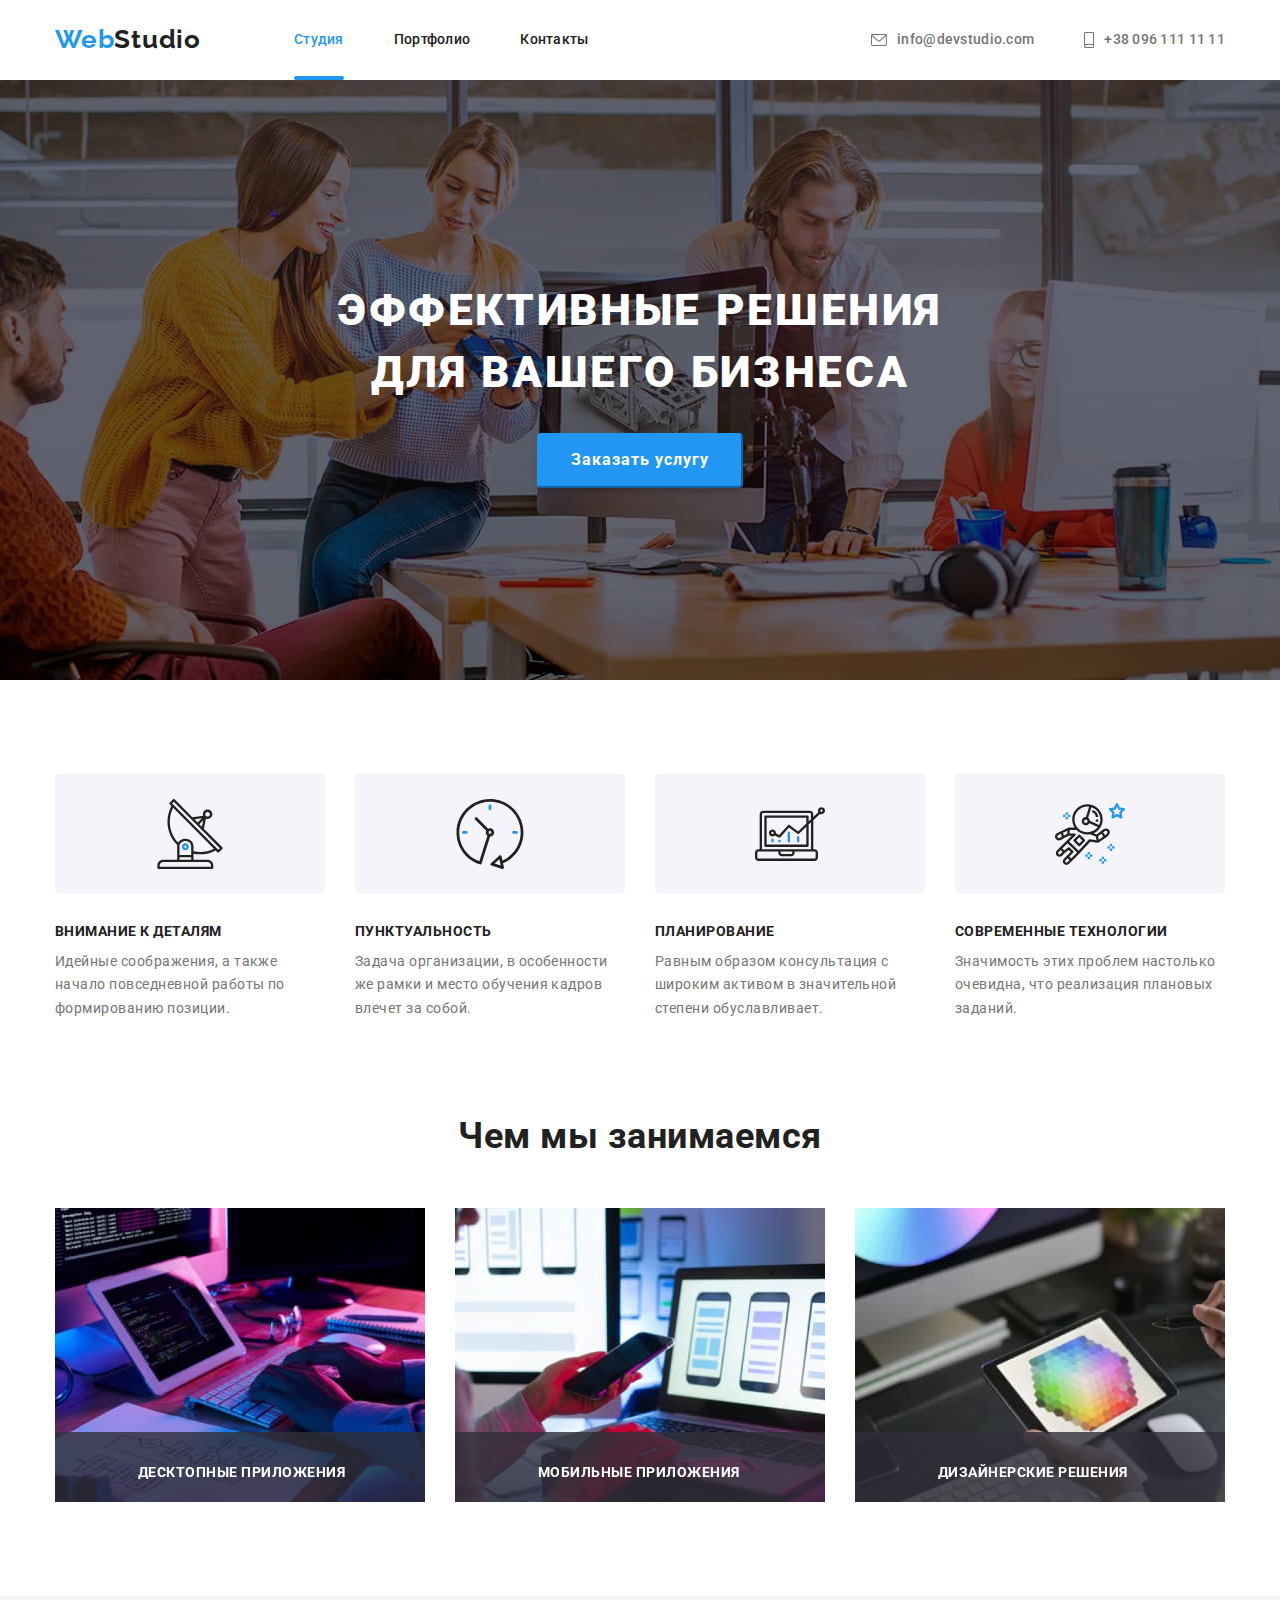
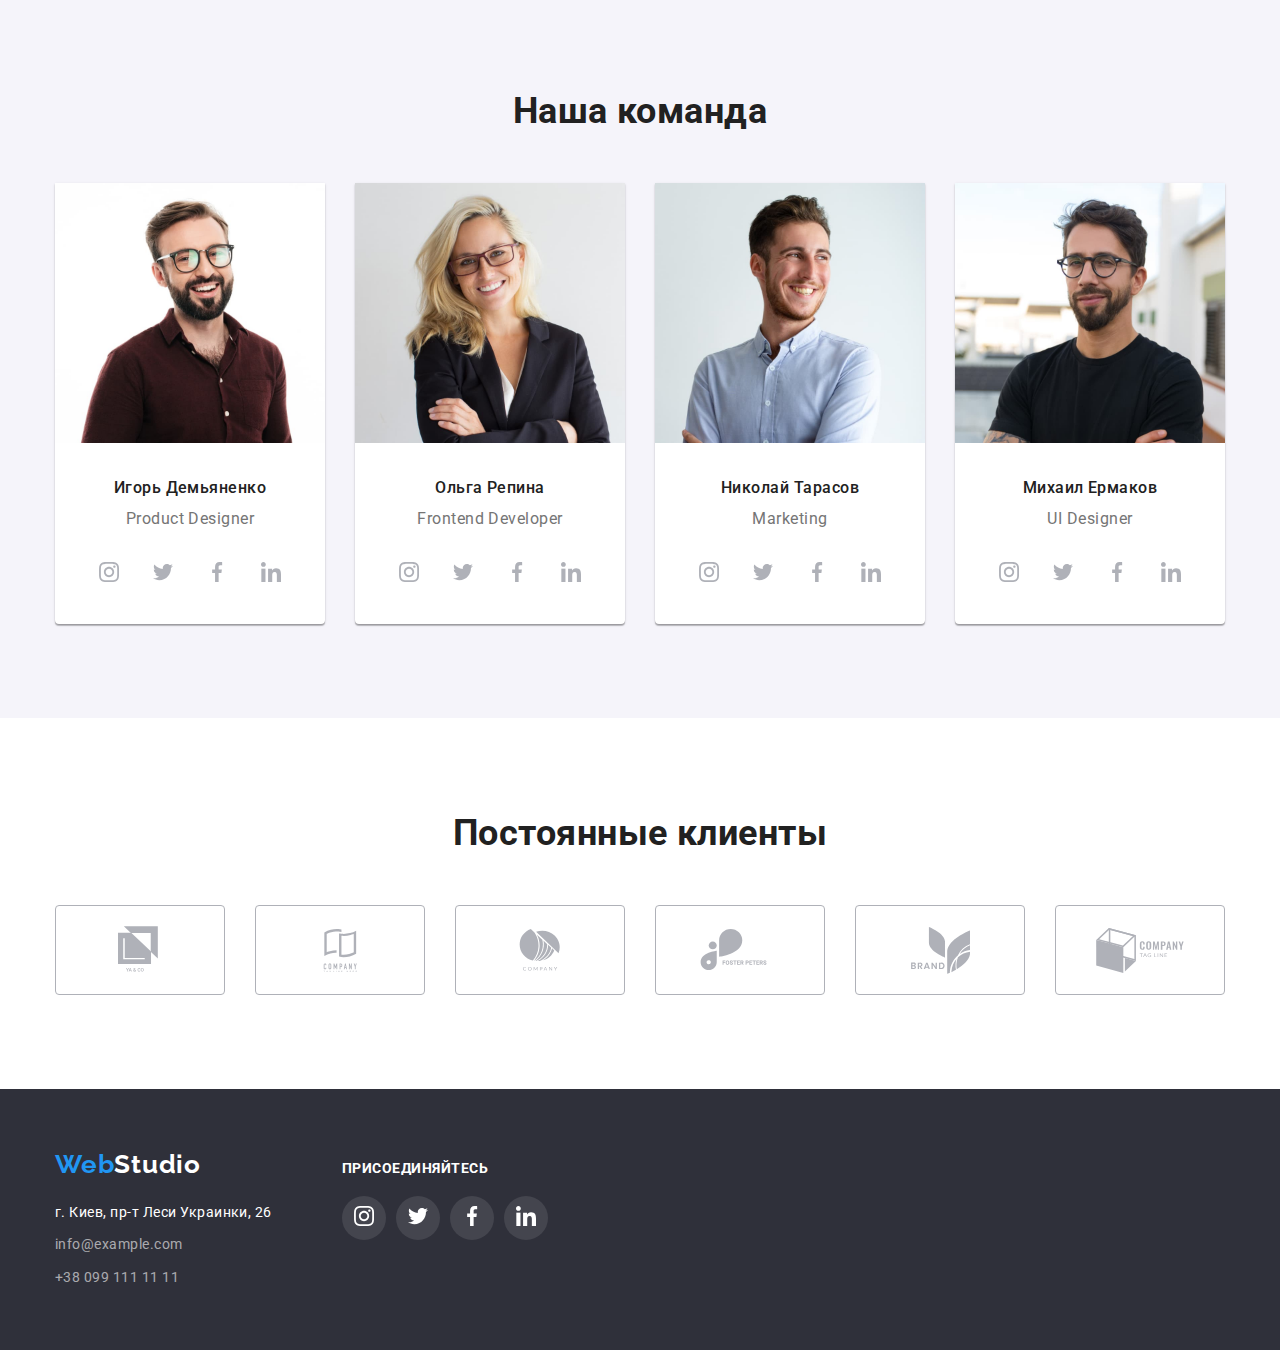
<file: index.html>
<!DOCTYPE html>
<html lang="ru">
  <head>
    <meta charset="UTF-8" />
    <meta name="viewport" content="width=device-width, initial-scale=1.0" />
    <title>WebStudio 04</title>
    <link
      href="https://fonts.googleapis.com/css2?family=Raleway:wght@700&family=Roboto:wght@400;500;700;900&display=swap"
      rel="stylesheet"
    />
    <link
      rel="stylesheet"
      href="https://cdnjs.cloudflare.com/ajax/libs/modern-normalize/1.0.0/modern-normalize.min.css"
    />
    <link rel="stylesheet" href="./css/style.css" />
  </head>

  <body>
    <!-- Шапка-header -->
    <header class="page-header">
      <div class="conteiner header">
        <!-- Навигация -->
        <nav class="nav">
          <a href="./index.html" class="logo">
            <span class="logo-item">Web</span>Studio
          </a>
          <ul class="site-nav list">
            <li class="item current">
              <a href="./index.html" class="link current">Студия</a>
            </li>
            <li class="item">
              <a href="./portfolio.html" class="link">Портфолио</a>
            </li>
            <li class="item">
              <a href="" class="link">Контакты</a>
            </li>
          </ul>
        </nav>
        <ul class="contacts-list list">
          <li class="contacts item">
            <a href="malto:info@devstudio.com" class="envelope link">
              <svg class="envelope-icon">
                <use href="./svg/symbol-defs.svg#icon-envelope">
                </use>
              </svg>
              info@devstudio.com
            </a>
          </li>
          <li class="contacts item">
            <a href="tel:+380961111111" class="smartphone link">
              <svg class="smartphone-icon">
                <use href="./svg/symbol-defs.svg#icon-smartphone">
                </use>
              </svg>
              +38 096 111 11 11
            </a>
          </li>
        </ul>
      </div>
    </header>
    <main>
      
      <!-- Герой-hero -->
      <section class="hero">
        <div class="conteiner header">
          <h1 class="hero-title">Эффективные решения для вашего бизнеса</h1>
          <!-- <a href="" class="hero-link">Заказать услугу
          </a> -->
          <button class="hero-link" data-modal-open>Заказать услугу
          </button>
        </div>
        <div class="backdrop is-hidden" data-modal>
          <div class="modal">
            <button class="close" data-modal-close>
              <svg class="icon-vector">
                <use href="./svg/symbol-defs.svg#icon-vector"></use>
              </svg>
            </button>
            
          </div>
        </div>
      </section>

      <!-- Особенности-features -->
      <section class="features">
        <div class="conteiner">
          <ul class="feature-list list">
            <li class="list-item">
              <span class="item-features">
                <svg class="icon-features">
                  <use href="./svg/symbol-defs.svg#icon-antenna">
                  </use>
                </svg>
              </span>
              <!-- <img src="./svg/group/group-1.svg" alt="спутник" /> -->
              <h3 class="section-title list">Внимание к деталям</h3>
              <p>
                Идейные соображения, а также начало повседневной работы по
                формированию позиции.
              </p>
            </li>
            <li class="list-item">
              <span class="item-features">
                <svg class="icon-features">
                  <use href="./svg/symbol-defs.svg#icon-clock">
                  </use>
                </svg>
              </span>
              <!-- <img src="./svg/group/group-2.svg" alt="часы" /> -->
              <h3 class="section-title list">Пунктуальность</h3>
              <p>
                Задача организации, в особенности же рамки и место обучения
                кадров влечет за собой.
              </p>
            </li>
            <li class="list-item icon-diagram">
              <span class="item-features">
                <svg class="icon-features">
                  <use href="./svg/symbol-defs.svg#icon-diagram">
                  </use>
                </svg>
              </span>
              <!-- <img src="./svg/group/group-3.svg" alt="компьютер" /> -->
              <h3 class="section-title list">Планирование</h3>
              <p>
                Равным образом консультация с широким активом в значительной
                степени обуславливает.
              </p>
            </li>
            <li class="list-item icon-astronaut">
              <span class="item-features">
                <svg class="icon-features">
                  <use href="./svg/symbol-defs.svg#icon-astronaut">
                  </use>
                </svg>
              </span>
              <!-- <img src="./svg/group/group-4.svg" alt="космонавт" /> -->
              <h3 class="section-title list">Современные технологии</h3>
              <p>
                Значимость этих проблем настолько очевидна, что реализация
                плановых заданий.
              </p>
            </li>
          </ul>
        </div>
      </section>  

        <!-- Чем мы занимаемся-section -->
      <section class="engage">
        <div class="conteiner">
          <h2 class="section-title list">Чем мы занимаемся</h2>
          <ul class="section-img list">
            <li class="engage-list">
              <div class="engage-pic">   
                 <img
                src="./img/engage/img.jpg"
                alt="Робочий стол, мужские руки печатают
                          на клавиатуре"
                width="370"
                height="294"
                />
                <div class="engage-pic-title">
                  <p>Десктопные приложения</p>
                </div>
              </div>
            </li>
            <li class="engage-list">
              <div class="engage-pic">
                <img
                  src="./img/engage/img-2.jpg"
                  alt="Женские руки, в левой руке держит
                            телефон, правая рука на трекпаде ноутбука"
                  width="370"
                  height="294"
                />
                <div class="engage-pic-title">
                  <p>Мобильные приложения</p>
                </div>
              </div>  
            </li>
            <li class="engage-list">
              <div class="engage-pic">
                <img
                  src="./img/engage/img-3.jpg"
                  alt="В левой руке планшет, в правой
                            руке ручка для планшета"
                  width="370"
                  height="294"
                /> 
                <div class="engage-pic-title">
                  <p>Дизайнерские решения</p>
                </div>
              </div>
            </li>
          </ul>
        </div>
      </section>

      <!-- Команда-comand -->
      <section class="comand">
        <div class="conteiner">
          <h2 class="section-title list">Наша команда</h2>
          <ul class="comand-list list">
            <li class="comand-card-team">
              <img
                src="./img/comand/img-4.jpg"
                alt="Фото сотрудника"
                width="270"
                height="260"
              />
              <div class="comand-card-info">
                <h3 class="title">Игорь Демьяненко</h3>
                <p>Product Designer</p>
                <ul class="comand-social list">
                  <li class="item">
                   <a class="item-link" href="">
                    <svg class="instagram icon">
                      <use href="./svg/symbol-defs.svg#icon-instagram-card">
                      </use>
                    </svg>
                    </a>
                  </li>
                  <li class="item">
                   <a class="item-link" href="">
                    <svg class="twitter icon">
                      <use href="./svg/symbol-defs.svg#icon-twitter-card">
                      </use>
                    </svg>
                   </a>
                  </li>
                  <li class="item">
                   <a class="item-link" href="">
                    <svg class="facebook icon">
                      <use href="./svg/symbol-defs.svg#icon-facebook-card">
                      </use>
                    </svg>
                   </a>
                  </li>
                  <li class="item">
                   <a class="item-link" href="">
                    <svg class="linkedin icon">
                      <use href="./svg/symbol-defs.svg#icon-linkedin-card">
                      </use>
                    </svg>
                   </a>
                  </li>
                </ul>
              </div>
            </li>
            <li class="comand-card-team">
              <img
                src="./img/comand/img-5.jpg"
                alt="Фото сотрудника"
                width="270"
                height="260"
              />
              <div class="comand-card-info">
                <h3 class="title">Ольга Репина</h3>
                <p>Frontend Developer</p>
                <ul class="comand-social list">
                  <li class="item">
                    <a class="item-link" href="">
                      <svg class="instagram icon">
                        <use href="./svg/symbol-defs.svg#icon-instagram-card">
                        </use>
                      </svg>
                    </a>
                  </li>
                  <li class="item">
                    <a class="item-link" href="">
                      <svg class="twitter icon">
                        <use href="./svg/symbol-defs.svg#icon-twitter-card">
                        </use>
                      </svg>
                    </a>
                  </li>
                  <li class="item">
                    <a class="item-link" href="">
                      <svg class="facebook icon">
                        <use href="./svg/symbol-defs.svg#icon-facebook-card">
                        </use>
                      </svg>
                    </a>
                  </li>
                  <li class="item">
                    <a class="item-link" href="">
                      <svg class="linkedin icon">
                        <use href="./svg/symbol-defs.svg#icon-linkedin-card">
                        </use>
                      </svg>
                    </a>
                  </li>
                </ul>
              </div>
            </li>
            <li class="comand-card-team">
              <img
                src="./img/comand/img-6.jpg"
                alt="Фото сотрудника"
                width="270"
                height="260"
              />
              <div class="comand-card-info">
                <h3 class="title">Николай Тарасов</h3>
                <p>Marketing</p>
                <ul class="comand-social list">
                  <li class="item">
                    <a class="item-link" href="">
                      <svg class="instagram icon">
                        <use href="./svg/symbol-defs.svg#icon-instagram-card">
                        </use>
                      </svg>
                    </a>
                  </li>
                  <li class="item">
                    <a class="item-link" href="">
                      <svg class="twitter icon">
                        <use href="./svg/symbol-defs.svg#icon-twitter-card">
                        </use>
                      </svg>
                    </a>
                  </li>
                  <li class="item">
                    <a class="item-link" href="">
                      <svg class="facebook icon">
                        <use href="./svg/symbol-defs.svg#icon-facebook-card">
                        </use>
                      </svg>
                    </a>
                  </li>
                  <li class="item">
                    <a class="item-link" href="">
                      <svg class="linkedin icon">
                        <use href="./svg/symbol-defs.svg#icon-linkedin-card">
                        </use>
                      </svg>
                    </a>
                  </li>
                </ul>
              </div>
              
            </li>
            <li class="comand-card-team">
              <img
                src="./img/comand/img-7.jpg"
                alt="Фото сотрудника"
                width="270"
                height="260"
              />
              <div class="comand-card-info">
                <h3 class="title">Михаил Ермаков</h3>
                <p>UI Designer</p>
                <ul class="comand-social list">
                  <li class="item">
                    <a class="item-link" href="">
                      <svg class="icon">
                        <use href="./svg/symbol-defs.svg#icon-instagram-card">
                        </use>
                      </svg>
                    </a>
                  </li>
                  <li class="item">
                    <a class="item-link" href="">
                      <svg class="icon">
                        <use href="./svg/symbol-defs.svg#icon-twitter-card">
                        </use>
                      </svg>
                    </a>
                  </li>
                  <li class="item">
                    <a class="item-link" href="">
                      <svg class="icon">
                        <use href="./svg/symbol-defs.svg#icon-facebook-card">
                        </use>
                      </svg>
                    </a>
                  </li>
                  <li class="item">
                    <a class="item-link" href="">
                      <svg class="icon">
                        <use href="./svg/symbol-defs.svg#icon-linkedin-card">
                        </use>
                      </svg>
                    </a>
                  </li>
                </ul>
              </div>
            </li>
          </ul>
        </div>
      </section>

      <!-- CLIENTS  -->
      <section class="clients">
        <div class="conteiner">
          <h2 class="section-title list">Постоянные клиенты</h2>
          <ul class="clients-list list">
            <li class="clients-item">
              <a class="clients-link" href="">
                <svg class="client-logo one">
                  <use href="./svg/symbol-defs.svg#icon-logo-1">
                  </use>
                </svg>
              </a>
            </li>
            <li class="clients-item">
              <a class="clients-link" href="">
                <svg class="client-logo two">
                  <use href="./svg/symbol-defs.svg#icon-logo-2">
                  </use>
                </svg>
              </a>
            </li>
            <li class="clients-item">
              <a class="clients-link" href="">
                <svg class="client-logo three">
                  <use href="./svg/symbol-defs.svg#icon-logo-3">
                  </use>
                </svg>
              </a>
            </li>
            <li class="clients-item">
              <a class="clients-link" href="">
                <svg class="client-logo four">
                  <use href="./svg/symbol-defs.svg#icon-logo-4">
                  </use>
                </svg>
              </a>
            </li>
            <li class="clients-item">
              <a class="clients-link" href="">
                <svg class="client-logo five">
                  <use href="./svg/symbol-defs.svg#icon-logo-5">
                  </use>
                </svg>
            </a>
            </li>
            <li class="clients-item">
              <a class="clients-link" href="">
                <svg class="client-logo six">
                  <use href="./svg/symbol-defs.svg#icon-logo-6">
                  </use>
                </svg>
            </a>
            </li>
          </ul>
        </div>
      </section>
    </main>

    <!-- Подвал -->
    <footer class="footer">
      <div class="conteiner">
        <div class="conteiner-contact">
          <a href="./index.html" class="logo">
            <span class="logo-item">Web</span
            ><span class="logo-color">Studio</span>
          </a>
          <address>
            <ul class="contact-list list">
              <li class="contact-item">
                <a href="https://goo.gl/maps/K1fkCE5pKCQjTxw7A" class="link" target="_blank">
                  <span class="footer-address">г. Киев, пр-т Леси Украинки, 26</span></a>
              </li>
              <li class="contact-item">
                <a href="malto:info@devstudio.com"" class=" link">info@example.com</a>
              </li>
              <li class="contact-item">
                <a href="tel:+380961111111" class="link">+38 099 111 11 11</a>
              </li>
            </ul>
          </address>
        </div>
        <div class="conteiner-bottom">
          <b class="join">присоединяйтесь</b>
          <ul class="footer-social list">
            <li class="item">
              <a class="footer-link" href="https://www.instagram.com/" target="_blank">
                <svg class="footer-icon">
                  <use href="./svg/symbol-defs.svg#icon-instagram">
                  </use>
                </svg>
              </a>
            </li>
            <li class="item">
              <a class="footer-link" href="https://www.twitter.com/" target="_blank">
                <svg class="footer-icon">
                  <use href="./svg/symbol-defs.svg#icon-twitter">
                  </use>
                </svg>
              </a>
            </li>
            <li class="item">
              <a class="footer-link" href="https://www.facebook.com/" target="_blank">
                <svg class="footer-icon">
                  <use href="./svg/symbol-defs.svg#icon-facebook">
                  </use>
                </svg>
              </a>
            </li>
            <li class="item">
              <a class="footer-link" href="https://www.linkedin.com/" target="_blank">
                <svg class="footer-icon">
                  <use href="./svg/symbol-defs.svg#icon-linkedin">
                  </use>
                </svg>
              </a>
            </li>
          </ul>
        </div>
      </div>
    </footer>
    <script src="./js/modal.js"></script>
  </body>
</html>
</file>
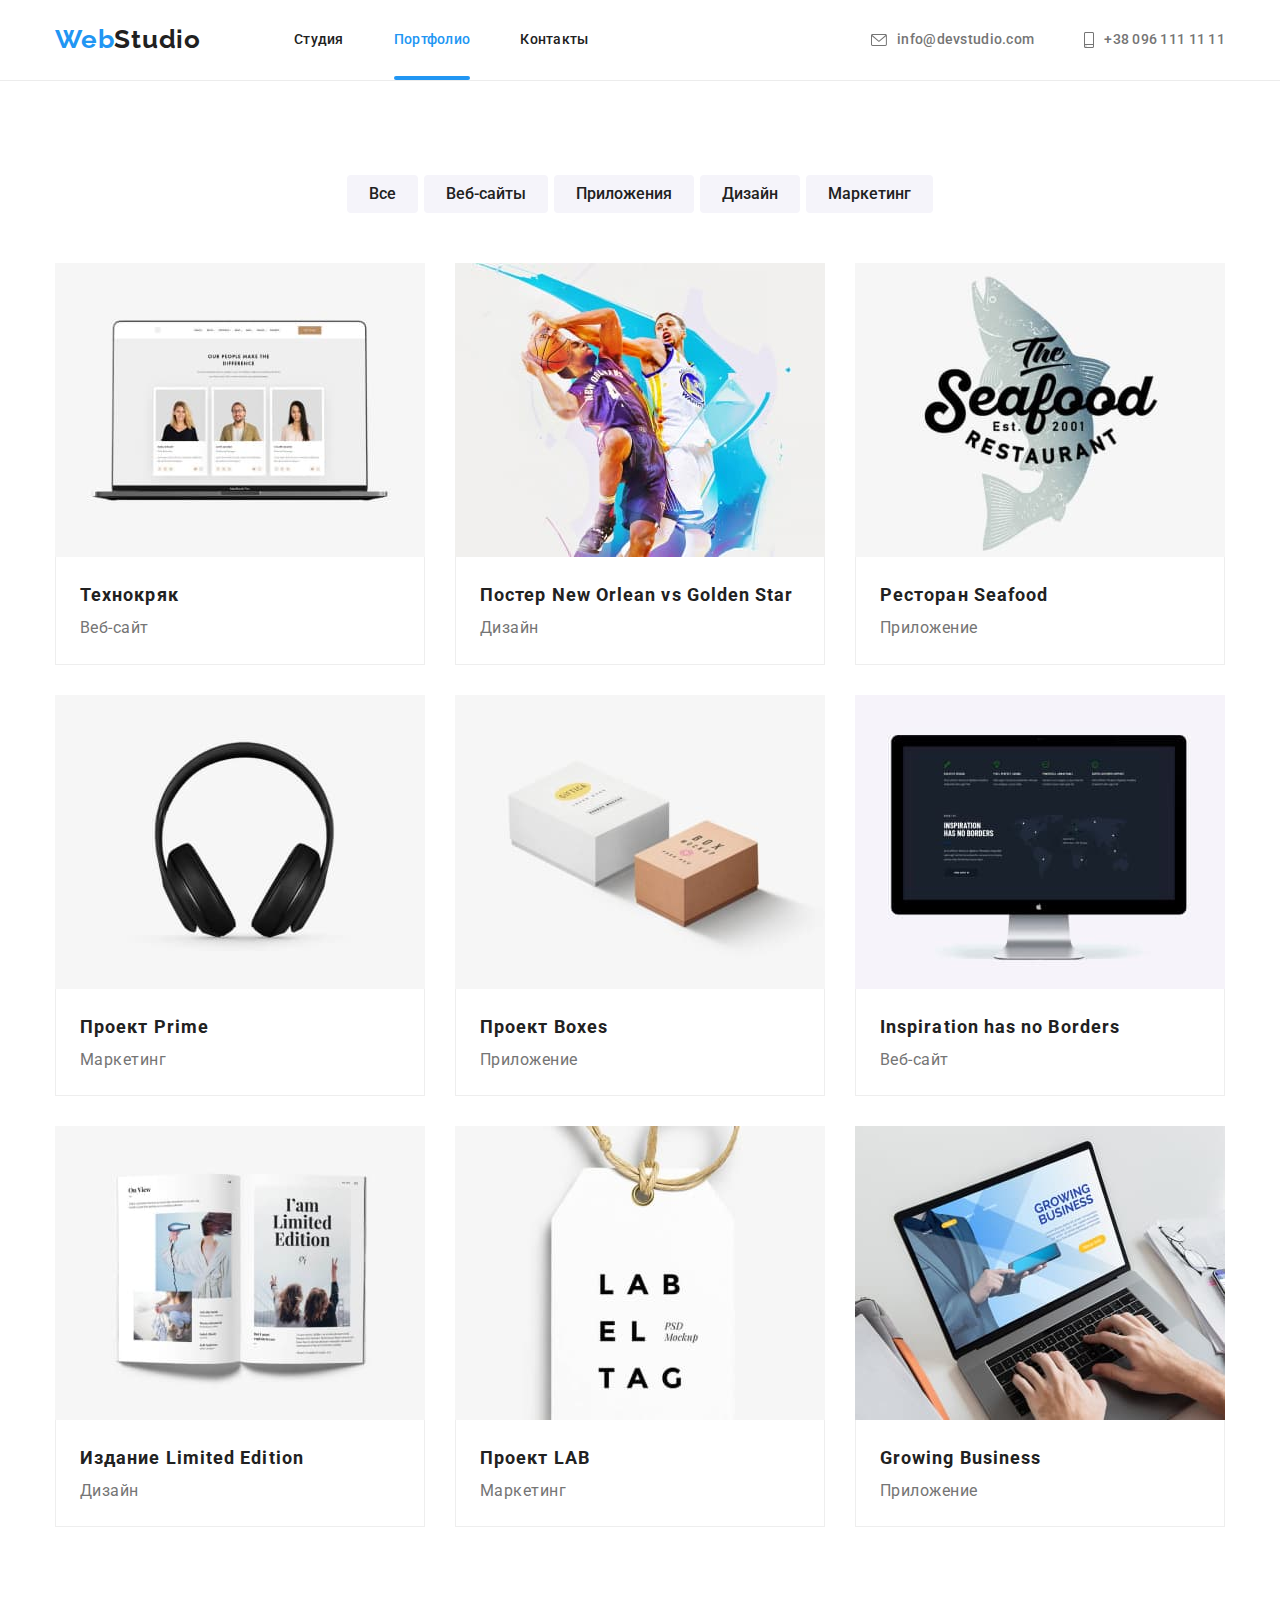
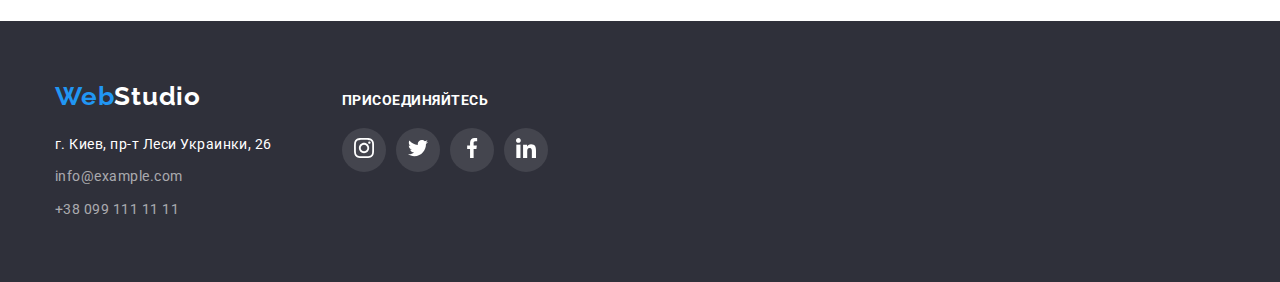
<file: portfolio.html>
<!DOCTYPE html>
<html lang="ru">
  <head>
    <meta charset="UTF-8" />
    <meta name="viewport" content="width=device-width, initial-scale=1.0" />
    <title>WebStudio 04</title>
    <link
      href="https://fonts.googleapis.com/css2?family=Raleway:wght@700&family=Roboto:wght@400;500;700;900&display=swap"
      rel="stylesheet"
    />
    <link
      rel="stylesheet"
      href="https://cdnjs.cloudflare.com/ajax/libs/modern-normalize/1.0.0/modern-normalize.min.css"
    />
    <link rel="stylesheet" href="./css/style.css" />
  </head>

  <body>
    <!-- Шапка -->
    <header class="page-header border">
      <div class="conteiner nav">
        <!-- Навигация -->
        <nav class="nav">
          <a href="./index.html" class="logo">
            <span class="logo-item">Web</span>Studio
          </a>
          <ul class="site-nav list">
            <!-- <li class="item">
              <a href="./index.html" class="logo">
                <span class="logo-item">Web</span>Studio
              </a>
            </li> -->
            <li class="item">
              <a href="./index.html" class="link">Студия</a>
            </li>
            <li class="item current">
              <a href="./portfolio.html" class="link current">Портфолио</a>
            </li>
            <li class="item">
              <a href="" class="link">Контакты</a>
            </li>
          </ul>
        </nav>
        <ul class="contacts-list list">
          <li class="contacts item">
            <a href="malto:info@devstudio.com" class="envelope link">
              <svg class="envelope-icon">
                <use href="./svg/symbol-defs.svg#icon-envelope">
                </use>
              </svg>
              info@devstudio.com
            </a>
          </li>
          <li class="contacts item">
            <a href="tel:+380961111111" class="smartphone link">
              <svg class="smartphone-icon">
                <use href="./svg/symbol-defs.svg#icon-smartphone">
                </use>
              </svg>
              +38 096 111 11 11
            </a>
          </li>
        </ul>
      </div>
    </header>

    <main>
      <!-- portfolio -->
      <section class="portfolio">
        <div class="conteiner">
          <!-- button -->
          <ul class="flex-button list">
            <li class="btn"><button type="button">Все</button></li>
            <li class="btn"><button type="button">Веб-сайты</button></li>
            <li class="btn"><button type="button">Приложения</button></li>
            <li class="btn"><button type="button">Дизайн</button></li>
            <li class="btn"><button type="button">Маркетинг</button></li>
          </ul>
          <!-- примеры-examples -->
          <ul class="portfolio-examples list">
            <li class="portfolio-list">
              <a class="portfolio-link" href="">
                <div class="portfolio-box">
                  <img src="./img/exemples/img-01.jpg" alt="Веб-сайт" width="370" height="294" />
                  <div class="product-actions overlay">
                    Технокряк это современная площадка распространения коронавируса. Компании используют эту платформу для
                    цифрового
                    шпионажа и атак на защищённые сервера конкурентов.
                  </div>
                </div>
                <div class="card-content">
                  <h2 class="title">Технокряк</h2>
                  <p>Веб-сайт</p>
                </div>
              </a>
            </li>
            <li class="portfolio-list">
              <a class="portfolio-link" href="">
                <div class="portfolio-box">
                  <img src="./img/exemples/img-02.jpg" alt="Веб-сайт" width="370" height="294" />
                  <div class="product-actions overlay">
                    Технокряк это современная площадка распространения коронавируса. Компании используют эту платформу для
                    цифрового
                    шпионажа и атак на защищённые сервера конкурентов.
                </div>
              </div>
                <div class="card-content">
                  <h2 class="title">Постер New Orlean vs Golden Star</h2>
                  <p>Дизайн</p>
                </div>
              </a>
            </li>
            <li class="portfolio-list">
              <a class="portfolio-link" href="">
                <div class="portfolio-box">
                  <img src="./img/exemples/img-03.jpg" alt="Веб-сайт" width="370" height="294" />
                  <div class="product-actions overlay">
                    Технокряк это современная площадка распространения коронавируса. Компании используют эту платформу для
                    цифрового
                    шпионажа и атак на защищённые сервера конкурентов.
                  </div>
                </div>
                <div class="card-content">
                  <h2 class="title">Ресторан Seafood</h2>
                  <p>Приложение</p>
                </div>
              </a>
            </li>
            <li class="portfolio-list">
              <a class="portfolio-link" href="">
                <div class="portfolio-box">
                  <img src="./img/exemples/img-04.jpg" alt="Веб-сайт" width="370" height="294" />
                  <div class="product-actions overlay">
                    Технокряк это современная площадка распространения коронавируса. Компании используют эту платформу для
                    цифрового
                    шпионажа и атак на защищённые сервера конкурентов.
                  </div>
                </div>
                <div class="card-content">
                  <h2 class="title">Проект Prime</h2>
                  <p>Маркетинг</p>
                </div>
              </a>
            </li>
            <li class="portfolio-list">
              <a class="portfolio-link" href="">
                <div class="portfolio-box">
                  <img src="./img/exemples/img-05.jpg" alt="Веб-сайт" width="370" height="294" />
                  <div class="product-actions overlay">
                    Технокряк это современная площадка распространения коронавируса. Компании используют эту платформу для
                    цифрового
                    шпионажа и атак на защищённые сервера конкурентов.
                  </div>
                </div>
                <div class="card-content">
                  <h2 class="title">Проект Boxes</h2>
                  <p>Приложение</p>
                </div>
              </a>
            </li>
            <li class="portfolio-list">
              <a class="portfolio-link" href="">
                <div class="portfolio-box">
                  <img src="./img/exemples/img-06.jpg" alt="Веб-сайт" width="370" height="294" />
                  <div class="product-actions overlay">
                    Технокряк это современная площадка распространения коронавируса. Компании используют эту платформу для
                    цифрового
                    шпионажа и атак на защищённые сервера конкурентов.
                  </div>
                </div>
                <div class="card-content">
                  <h2 class="title">Inspiration has no Borders</h2>
                  <p>Веб-сайт</p>
                </div>
              </a>
            </li>
            <li class="portfolio-list">
              <a class="portfolio-link" href="">
                <div class="portfolio-box">
                  <img src="./img/exemples/img-07.jpg" alt="Веб-сайт" width="370" height="294" />
                  <div class="product-actions overlay">
                    Технокряк это современная площадка распространения коронавируса. Компании используют эту платформу для
                    цифрового
                    шпионажа и атак на защищённые сервера конкурентов.
                  </div>
                </div>
                <div class="card-content">
                  <h2 class="title">Издание Limited Edition</h2>
                  <p>Дизайн</p>
                </div>
              </a>
            </li>
            <li class="portfolio-list">
              <a class="portfolio-link" href="">
                <div class="portfolio-box">
                  <img src="./img/exemples/img-08.jpg" alt="Веб-сайт" width="370" height="294" />
                  <div class="product-actions overlay">
                    Технокряк это современная площадка распространения коронавируса. Компании используют эту платформу для
                    цифрового
                    шпионажа и атак на защищённые сервера конкурентов.
                  </div>
                </div>
                <div class="card-content">
                  <h2 class="title">Проект LAB</h2>
                  <p>Маркетинг</p>
                </div>
              </a>
            </li>
            <li class="portfolio-list">
              <a class="portfolio-link" href="">
                <div class="portfolio-box">
                  <img src="./img/exemples/img-09.jpg" alt="Веб-сайт" width="370" height="294" />
                  <div class="product-actions overlay">
                    Технокряк это современная площадка распространения коронавируса. Компании используют эту платформу для
                    цифрового
                    шпионажа и атак на защищённые сервера конкурентов.
                  </div>
                </div>
                <div class="card-content">
                  <h2 class="title">Growing Business</h2>
                  <p>Приложение</p>
                </div>
              </a>
            </li>
          </ul>
        </div>
      </section>
    </main>

    <!-- Подвал -->
    <footer class="footer">
      <div class="conteiner">
        <div class="conteiner-contact">
          <a href="./index.html" class="logo">
            <span class="logo-item">Web</span
            ><span class="logo-color">Studio</span>
          </a>
          <address>
            <ul class="contact-list list">
              <li class="contact-item">
                <a href="https://goo.gl/maps/K1fkCE5pKCQjTxw7A" class="link" target="_blank">
                  <span class="footer-address">г. Киев, пр-т Леси Украинки, 26</span></a>
              </li>
              <li class="contact-item">
                <a href="malto:info@devstudio.com"" class=" link">info@example.com</a>
              </li>
              <li class="contact-item">
                <a href="tel:+380961111111" class="link">+38 099 111 11 11</a>
              </li>
            </ul>
          </address>
        </div>
        <div class="conteiner-social">
          <b class="join">присоединяйтесь</b>
          <ul class="footer-social list">
            <li class="item">
              <a class="footer-link" href="https://www.instagram.com/" target="_blank">
                <svg class="footer-icon">
                  <use href="./svg/symbol-defs.svg#icon-instagram">
                  </use>
                </svg>
              </a>
            </li>
            <li class="item">
              <a class="footer-link" href="https://www.twitter.com/" target="_blank">
                <svg class="footer-icon">
                  <use href="./svg/symbol-defs.svg#icon-twitter">
                  </use>
                </svg>
              </a>
            </li>
            <li class="item">
              <a class="footer-link" href="https://www.facebook.com/" target="_blank">
                <svg class="footer-icon">
                  <use href="./svg/symbol-defs.svg#icon-facebook">
                  </use>
                </svg>
              </a>
            </li>
            <li class="item">
              <a class="footer-link" href="https://www.linkedin.com/" target="_blank">
                <svg class="footer-icon">
                  <use href="./svg/symbol-defs.svg#icon-linkedin">
                  </use>
                </svg>
              </a>
            </li>
          </ul> 
        </div>
      </div>
    </footer>
  </body>
</html>
</file>
<file: css/style.css>
/* белый цвет герой #FFFFFF;*/
/* основной цвет текста #757575;*/
/* цвет зогаловок текста #212121;*/
/* вторичный цвет фона #F5F4FA;*/
/* цвет акцент #2196f3;*/
/* цвет фона подвал и герой #2F303A; */

:root {
	--primary-text-color: #757575;
	--title-text-color: #212121;
	--second-color: #f5f4fa;
	--accent-color: #2196f3;
	--hero-color: #ffffff;
	--timing-function: cubic-bezier(0.4, 0, 0.2, 1);
}

/* =============== utility =============== */

img {
	display: block;
	min-width: 100%;
	height: auto;
}

.list,
p,
h2 {
	margin: 0;
	padding: 0;
	list-style: none;
}

/* ============== body ===================  */

body {
	background-color: #fff;
	color: var(--primary-text-color);
	font-family: Roboto;
	letter-spacing: 0.03em;
	margin-left: auto;
	margin-right: auto;
}

.conteiner {
	/* outline: 2px solid tomato; */
	width: 1200px;
	padding-left: 15px;
	padding-right: 15px;
	margin-left: auto;
	margin-right: auto;
}

/* =============== header ================ */

nav .logo,
footer .logo {
	font-family: Raleway, sans-serif;
	font-weight: 700;
	font-size: 26px;
	line-height: 1.2; /* 31 */
	letter-spacing: 0.03em;
}

.logo,
.site-nav .link,
.contacts-list .link {
	/* outline: 1px solid tomato; */
	display: block;
	padding-top: 32px;
	padding-bottom: 32px;

	color: var(--title-text-color);
	font-weight: 500;
	font-size: 14px;
	line-height: 1.1; /* 16 */
	letter-spacing: 0.02em;
	text-decoration: none;
	transition-duration: 250ms;
	transition-timing-function: var(--timing-function);
}
.nav .logo {
	padding-top: 24px;
	padding-bottom: 25px;
}

.contacts-list .link {
	color: currentColor;
}

.logo-item,
.site-nav .link.current,
.site-nav .link:focus,
.site-nav .link:hover,
.contacts-list .link:focus,
.contacts-list .link:hover {
	color: var(--accent-color);
}

.site-nav .item {
	position: relative;
}

.site-nav .link::after {
	content: "";
	position: absolute;
	display: block;
	bottom: 0;
	height: 4px;
	width: 100%;
	border-radius: 2px;
	background-color: var(--accent-color);
	transition: transform 250ms var(--timing-function);
	transform: scaleX(0);
}

.site-nav .link:hover::after {
	transform: scaleX(1);
}

.item.current::after {
	content: "";
	position: absolute;
	display: block;
	bottom: 0;
	height: 4px;
	width: 100%;
	border-radius: 2px;
	background-color: var(--accent-color);
}

.contacts .link {
	/* outline: 1px solid tomato; */
	display: inline-flex;
	align-items: center;
}

.envelope-icon {
	width: 16px;
	height: 12px;
	margin-right: 10px;
	fill: var(--primary-text-color);
	transition-duration: 250ms;
	transition-timing-function: cubic-bezier(0.4, 0, 0.2, 1);
}

.smartphone-icon {
	width: 10px;
	height: 16px;
	margin-right: 10px;
	fill: var(--primary-text-color);
	transition-duration: 250ms;
	transition-timing-function: cubic-bezier(0.4, 0, 0.2, 1);
}

.envelope.link:hover .envelope-icon {
	fill: #2196f3;
}

.smartphone.link:hover .smartphone-icon {
	fill: #2196f3;
}

.conteiner.header,
.nav,
.site-nav,
.contacts-list {
	display: flex;
	align-items: center;
}

.site-nav {
	margin-left: 93px;
}
.contacts-list {
	margin-left: auto;
}

.site-nav .item:not(:last-child),
.contacts-list .item:not(:last-child) {
	margin-right: 50px;
}

/* .site-nav .item + .item,
.contacts-list .item + .item {
	margin-left: 50px;
} */
/* ============ end header =============== */

/* ================ main =============== */

/*  ============== Герой-hero ========== */

.hero {
	/* outline: 2px solid tomato; */
	text-align: center;
	background-color: #2f303a;
	padding: 200px 0;
	max-width: 1600px;
	height: 600px;
	margin-left: auto;
	margin-right: auto;
	background-image: linear-gradient(rgba(47, 48, 58, 0.4), rgba(0, 0, 0, 0.3)), url(../img/hero-1.jpg);
	background-position: center;
}

.hero .conteiner {
	flex-direction: column;
	/* margin: auto; */
	/* text-align: center; */
	/* align-items: center; */
}

.hero-title {
	/* outline: 2px solid tomato; */
	/* display: inline-block; */
	width: 696px;
	margin-top: 0;
	margin-bottom: 30px;
	color: var(--hero-color);
	font-weight: 900;
	font-size: 44px;
	line-height: 1.4; /* 60 */
	letter-spacing: 0.06em;
	text-transform: uppercase;
}

.hero-link {
	/* outline: 2px solid tomato; */
	/* display: inline-block; */
	min-width: 200px;
	padding: 10px 32px;
	box-shadow: 0px 4px 4px rgba(0, 0, 0, 0.15);
	border-color: var(--accent-color);
	border-radius: 4px;
	color: var(--hero-color);
	background-color: var(--accent-color);
	font-weight: 700;
	font-size: 16px;
	line-height: 1.9; /* 30 */
	letter-spacing: 0.06em;
	text-decoration: none;
	cursor: pointer;
}

/* modal window */
.backdrop {
	position: fixed;
	top: 0;
	left: 0;
	width: 100%;
	height: 100%;
	background: rgba(0, 0, 0, 0.2);
	transition: opacity 250ms cubic-bezier(0.4, 0, 0.2, 1);
	opacity: 1;
}

.backdrop.is-hidden {
	opacity: 0;
	pointer-events: none;
}

.backdrop.is-hidden .modal {
	transform: translate(-50%, -50%) scale(0.9);
}

.modal {
	position: absolute;
	top: 50%;
	left: 50%;

	min-width: 528px;
	min-height: 581px;
	padding: 15px;
	transform: translate(-50%, -50%) scale(1);
	transition: opacity 250ms cubic-bezier(0.4, 0, 0.2, 1);

	background-color: #fff;
}
.close {
	position: absolute;
	top: 8px;
	right: 8px;
	/* background: #ffffff; */
	width: 30px;
	height: 30px;
	border: 1px solid rgba(0, 0, 0, 0.1);
	border-radius: 50%;
	box-sizing: border-box;
	cursor: pointer;
}

.icon-vector {
	/* position: absolute;
	top: 14px;
	right: 14px; */

	width: 11px;
	height: 11px;
}

/* ========== Особенности-features ========== */

.item-features {
	display: flex;
	width: 270px;
	height: 120px;
	justify-content: center;
	align-items: center;
	/* content: ""; */
	/* background-size: contain; */
	/* background-repeat: no-repeat; */
	/* background-position: center; */
	background-color: var(--second-color);
	border-radius: 4px;
}
.icon-features {
	width: 70px;
	height: 70px;
}

/* .icon-antenna::before {
	background-image: url(../svg/group/antenna.svg);
	background-size: 65px;
}

.icon-clock::before {
	background-image: url(../svg/group/clock.svg);
	background-size: 67px;
}

.icon-diagram::before {
	background-image: url(../svg/group/diagram.svg);
	background-size: 70px;
}

.icon-astronaut::before {
	background-image: url(../svg/group/astronaut.svg);
	background-size: 70px;
} */

.features {
	padding-top: 94px;
	padding-bottom: 94px;
}

.feature-list {
	display: flex;
	flex-wrap: wrap;
	justify-content: space-between;
}

.feature-list .list-item {
	width: 270px;
}

.feature-list .section-title {
	font-size: 14px;
	line-height: 1.1; /* 16 */
	text-transform: uppercase;
	margin-top: 30px;
	margin-bottom: 10px;
	text-align: left;
}

.feature-list p {
	font-size: 14px;
	line-height: 1.7; /* 24 */
}

/* ======= Чем мы занимаемся-section ======= */

.engage {
	padding-bottom: 94px;
}

.section-title {
	color: var(--title-text-color);
	font-weight: 700;
	font-size: 36px;
	line-height: 1.2; /* 42 */
	text-align: center;
	margin-bottom: 50px;
}

.section-img {
	/* outline: 2px solid tomato; */
	display: flex;
	flex-wrap: wrap;
	justify-content: space-between;
}
.engage-pic {
	position: relative;
}

.engage-pic:before {
	display: inline-block;
	content: "";
	position: absolute;
	bottom: 0;
	left: 0;
	width: 370px;
	height: 70px;
	background: rgba(47, 48, 58, 0.8);
}

.engage-pic-title {
	position: absolute;
	left: 83px;
	bottom: 22px;
	font-weight: bold;
	font-size: 14px;
	line-height: 16px;
	text-transform: uppercase;
	color: #ffffff;
}

/* ========== Команда-comand =========== */

.comand {
	background-color: #f5f4fa;
	padding-top: 94px;
	padding-bottom: 94px;
}

.comand-list {
	display: flex;
	text-align: center;
}

.comand-card-team {
	width: 270px;
	background: #ffffff;
	box-shadow: 0px 1px 3px rgba(0, 0, 0, 0.12), 0px 1px 1px rgba(0, 0, 0, 0.14), 0px 2px 1px rgba(0, 0, 0, 0.2);
	border-radius: 0px 0px 4px 4px;
}
.comand-card-team:not(:last-child) {
	margin-right: 30px;
}

.comand-card-info {
	padding-top: 30px;
	padding-bottom: 30px;
}

.comand-card-info .title {
	margin: 0;
	font-size: 16px;
	line-height: 1.9; /* 19 */
	color: var(--title-text-color);
	font-weight: 500;
}

.comand-card-info p {
	margin: 0;
	font-size: 16px;
	line-height: 1.9; /* 19 */
}

.comand-social.list {
	display: flex;
	justify-content: center;
	margin-top: 16px;
}
.comand-social .item + .item {
	margin-left: 10px;
}

.item-link {
	display: flex;
	width: 44px;
	height: 44px;
	border-radius: 50%;
	background-color: white;
	color: #afb1b8;
	justify-content: center;
	align-items: center;
	transition-property: background-color;
	transition-duration: 250ms;
	transition-timing-function: cubic-bezier(0.4, 0, 0.2, 1);
}

.item-link:hover {
	background-color: var(--accent-color);
	border-radius: 50%;
}

.icon {
	fill: currentColor;
	width: 20px;
	height: 20px;
	transition-duration: 250ms;
	transition-timing-function: cubic-bezier(0.4, 0, 0.2, 1);
}

.item-link:hover .icon {
	fill: white;
}

/* ============ c l i e n t s ============ */

.clients {
	padding-top: 94px;
	padding-bottom: 94px;
}

.clients-list {
	display: flex;
	justify-content: center;
}

.clients-list .clients-item:not(:last-child) {
	margin-right: 30px;
}

.clients-link {
	display: flex;
	justify-content: center;
	align-items: center;
	color: #afb1b8;
	border: 1px solid #afb1b8;
	border-radius: 4px;
	width: 170px;
	height: 90px;
	/* transition-property: background-color; */
	transition-duration: 250ms;
	transition-timing-function: cubic-bezier(0.4, 0, 0.2, 1);
}
.clients-link:hover {
	border: 1px solid #2196f3;
}
.clients-link:hover .client-logo {
	color: var(--accent-color);
}

.client-logo {
	fill: currentColor;
	transition-duration: 250ms;
	transition-timing-function: cubic-bezier(0.4, 0, 0.2, 1);
}

.client-logo.one {
	width: 44px;
	height: 49px;
}
.client-logo.two {
	width: 41px;
	height: 43px;
}
.client-logo.three {
	width: 80px;
	height: 42px;
}
.client-logo.four {
	width: 80px;
	height: 42px;
}
.client-logo.five {
	width: 59px;
	height: 47px;
}
.client-logo.six {
	height: 45.44px;
	width: 88.48px;
}

/* ============ porfolio.html ============== */

.page-header.border {
	border-bottom: 1px solid #ececec;
}
.portfolio {
	padding-top: 94px;
	padding-bottom: 94px;
}

/* ======== button ========  */
.flex-button {
	display: flex;
	justify-content: center;
}

.flex-button .btn + .btn {
	margin-left: 6px;
}

.flex-button button {
	display: inline-block;
	padding: 6px 22px;
	border-radius: 4px;
	color: var(--title-text-color);
	background-color: var(--second-color);
	font-weight: 500;
	font-size: 16px;
	line-height: 26px; /* 1.6 */
	border: none;
	margin-bottom: 50px;
	transition-duration: 250ms;
	transition-timing-function: cubic-bezier(0.4, 0, 0.2, 1);
}

.flex-button button:hover,
.flex-button button:focus {
	color: var(--hero-color);
	background-color: var(--accent-color);
	box-shadow: 0px 3px 1px rgba(0, 0, 0, 0.1), 0px 1px 2px rgba(0, 0, 0, 0.08), 0px 2px 2px rgba(0, 0, 0, 0.12);
	cursor: pointer;
	border-radius: 4px;
}

/* ============ примеры-examples ========== */

.portfolio-examples {
	display: flex;
	flex-wrap: wrap;
	/* overflow: hidden; */
}

.portfolio-list {
	background: #ffffff;
	box-sizing: border-box;
	margin-right: 30px;
	width: calc((100% - 60px) / 3);
	overflow: hidden;
	transition-duration: 250ms;
	transition-timing-function: cubic-bezier(0.4, 0, 0.2, 1);
}

.portfolio-list:nth-child(3n) {
	margin-right: 0;
}

.portfolio-list:not(:nth-last-child(-n + 3)) {
	margin-bottom: 30px;
}

.portfolio-list:hover {
	background: #ffffff;
	box-sizing: border-box;
	box-shadow: 0px 1px 1px rgba(0, 0, 0, 0.12), 0px 4px 4px rgba(0, 0, 0, 0.06), 1px 4px 6px rgba(0, 0, 0, 0.16);
	cursor: pointer;
}

/* ==== portfolio-link ==== */
.portfolio-link {
	text-decoration: none;
	overflow: hidden;
}

.product-card {
}

.portfolio-box {
	position: relative;
	display: flex;
	justify-content: center;
	align-items: center;
}

.product-actions.overlay {
	/* outline: 1px solid tomato; */
	position: absolute;
	width: 100%;
	height: 100%;
	background: rgba(33, 150, 243, 0.9);
	opacity: 0;
	transform: translateY(100%);
	font-size: 18px;
	line-height: 28px;
	padding: 63px 24px;
	color: #ffffff;
	transition-duration: 250ms;
	transition-timing-function: cubic-bezier(0.4, 0, 0.2, 1);
}

.portfolio-box:hover .product-actions.overlay {
	opacity: 1;
	transform: translateY(0);
}

/* ==== card-content ==== */

.card-content {
	position: relative;
	background: #ffffff;
	border-right: 1px solid #eeeeee;
	border-bottom: 1px solid #eeeeee;
	border-left: 1px solid #eeeeee;
	padding-top: 20px;
	padding-bottom: 20px;
	padding-left: 24px;
	padding-right: 24px;
}

.card-content .title {
	font-weight: 700;
	color: var(--title-text-color);
	font-size: 18px;
	line-height: 2; /* 36 */
	letter-spacing: 0.06em;
}

.card-content p {
	font-size: 16px;
	line-height: 1.9; /* 30 */
	color: #757575;
}

/* ================ footer ================ */

.footer {
	background-color: #2f303a;
	padding-top: 60px;
	padding-bottom: 60px;
}

.logo-color {
	color: var(--hero-color);
}

.contact-list {
	font-size: 14px;
	line-height: 1.7; /* 24 */
	font-style: normal;
}
.contact-item:not(:last-child) {
	margin-bottom: 9px;
}

.footer-address {
	color: var(--hero-color);
}

.contact-item .link {
	/* padding-top: 9px; */
	color: rgba(255, 255, 255, 0.6);
	text-decoration: none;
}

.footer .conteiner {
	display: flex;
	align-items: baseline;
}
.conteiner-contact {
	margin-right: 70px;
}

.conteiner-contact .logo {
	padding-top: 0;
	padding-bottom: 20px;
}

.logo-color {
	color: var(--hero-color);
}

.contact-item .link {
	text-decoration: none;
	color: rgba(255, 255, 255, 0.6);
}

/* footer social link */

.join {
	display: block;
	color: var(--hero-color);
	font-size: 14px;
	line-height: 16px;
	text-transform: uppercase;
	margin-bottom: 20px;
}

.footer-social {
	display: flex;
}
.footer-social .item + .item {
	margin-left: 10px;
}

.footer-social .item {
	display: flex;
	width: 44px;
	height: 44px;
	border-radius: 50%;
	background: rgba(255, 255, 255, 0.1);
	border-radius: 50%;
	justify-content: center;
	align-items: center;
	border-radius: 50%;
	transition-duration: 250ms;
	transition-timing-function: cubic-bezier(0.4, 0, 0.2, 1);
}
.footer-social .item:hover,
.footer-social .item:focus {
	background-color: var(--accent-color);
	border-radius: 50%;
}

.footer-icon {
	width: 20px;
	height: 20px;
}
</file>
